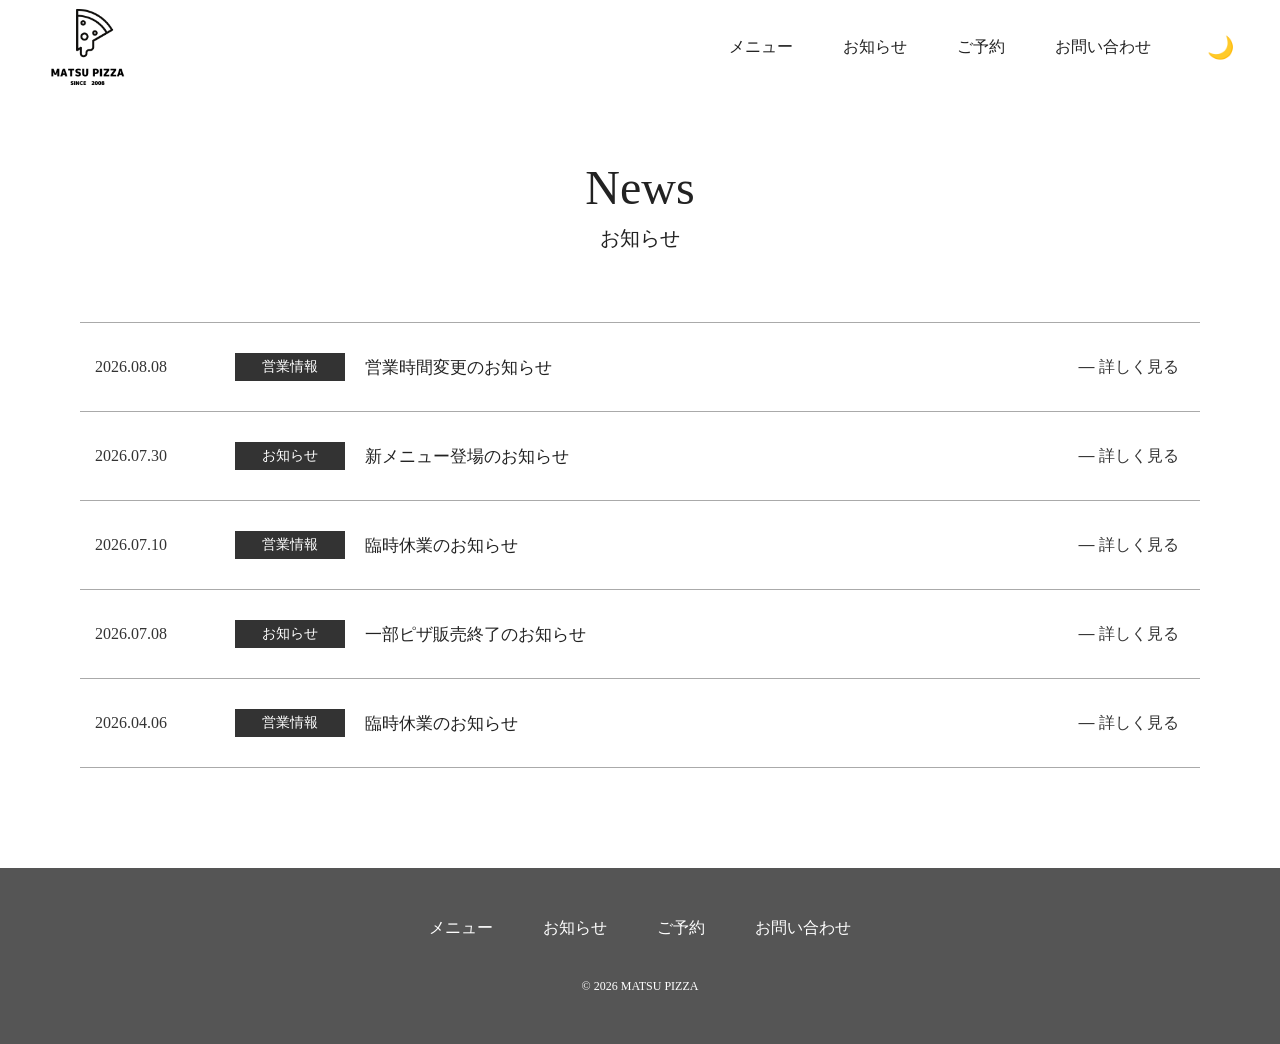
<file: osirase.html>
<!DOCTYPE html>
<html lang="ja">
<head>
  <meta charset="UTF-8">
  <meta name="viewport" content="width=device-width, initial-scale=1.0">
  <title>MatsuPizza</title>
  <link rel="stylesheet" href="css/reset.css">
  <link rel="stylesheet" href="css/style.css">
  <script src="script.js" defer></script>
</head>
<body>
  <header>
    <h1>
      <a href="index.html" class="logo">
        <img src="img/logo001.png" alt="まつピザのロゴ">
      </a> 
    </h1>
    <nav>
      <ul>
        <li><a href="menu.html">メニュー</a></li>
        <li><a href="osirase.html">お知らせ</a></li>
        <li><a href="yoyaku.html">ご予約</a></li>
        <li><a href="toiawase.html">お問い合わせ</a></li>
        <li>
          <button id="dark-mode-button" class="dark-mode-button">🌙</button>
        </li>
      </ul>
    </nav>
  </header>

  <main class="news-main fade-up">
    <div class="news-heading">
      <h1 class="section-title">News</h1>
      <p class="section-subtitle">お知らせ</p>
    </div>
    <div id="news-list" class="news-list"></div>
  </main>

  <footer>
    <div class="footer-content">
      <nav>
        <ul>
          <li><a href="menu.html">メニュー</a></li>
          <li><a href="osirase.html">お知らせ</a></li>
          <li><a href="yoyaku.html">ご予約</a></li>
          <li><a href="toiawase.html">お問い合わせ</a></li>
        </ul>
      </nav>
    </div>
    <p class="copyright">&copy; 2026 MATSU PIZZA</p>
  </footer>
</body>
</html>
</file>
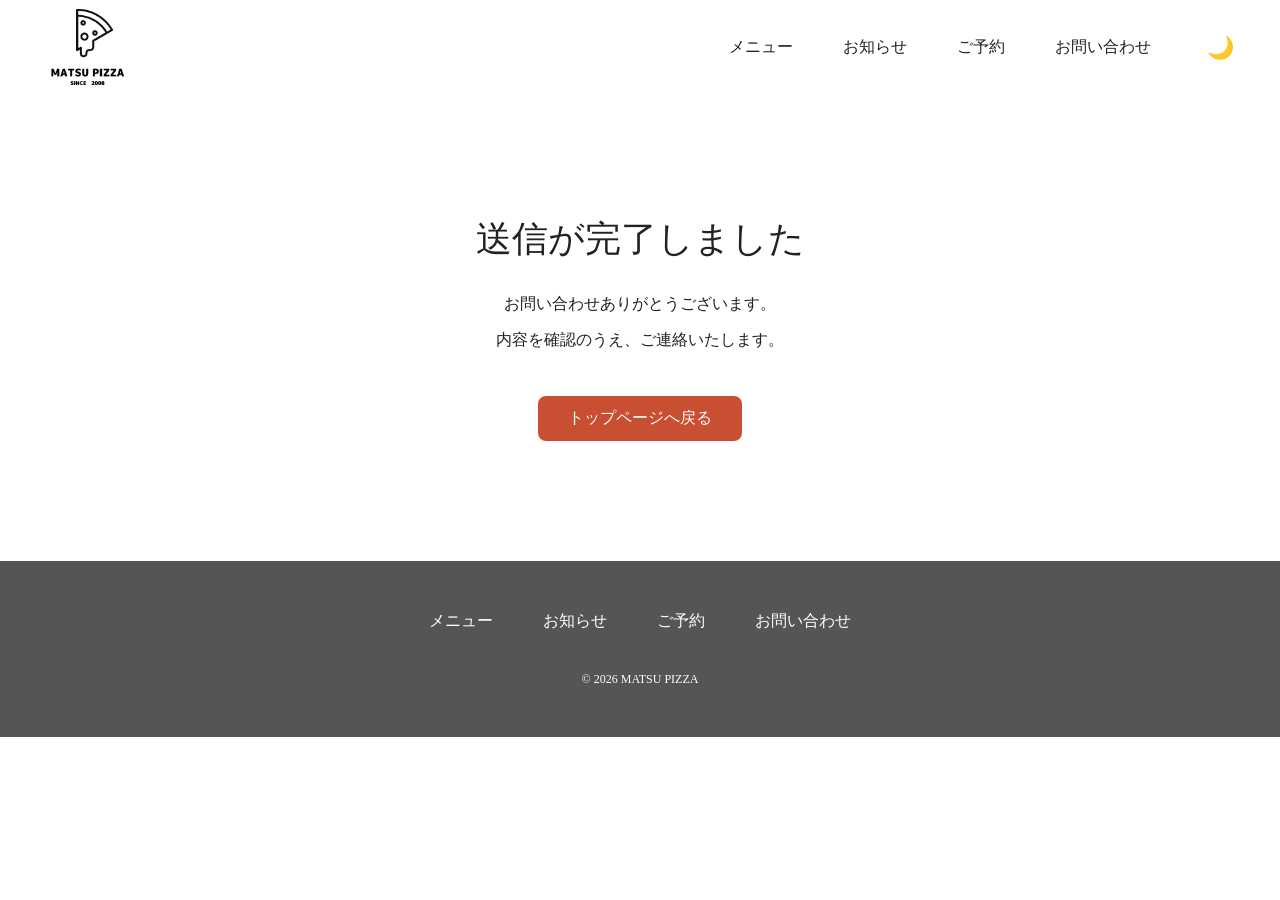
<file: toiawase-thanks.html>
<!DOCTYPE html>
<html lang="ja">
<head>
  <meta charset="UTF-8">
  <meta name="viewport" content="width=device-width, initial-scale=1.0">
  <title>MatsuPizza</title>
  <link rel="stylesheet" href="css/reset.css">
  <link rel="stylesheet" href="css/style.css">
  <script src="script.js" defer></script>
</head>
<body>
  <header>
    <h1>
      <a href="index.html" class="logo">
        <img src="img/logo001.png" alt="まつピザのロゴ">
      </a> 
    </h1>
    <nav>
      <ul>
        <li><a href="menu.html">メニュー</a></li>
        <li><a href="osirase.html">お知らせ</a></li>
        <li><a href="yoyaku.html">ご予約</a></li>
        <li><a href="toiawase.html">お問い合わせ</a></li>
        <li>
          <button id="dark-mode-button" class="dark-mode-button">🌙</button>
        </li>
      </ul>
    </nav>
  </header>

  <main class="thanks-main">
    <h2>送信が完了しました</h2>
    <p>お問い合わせありがとうございます。</p>
    <p>内容を確認のうえ、ご連絡いたします。</p>
    <a href="index.html">トップページへ戻る</a>
  </main>

  <footer>
    <div class="footer-content">
      <nav>
        <ul>
          <li><a href="menu.html">メニュー</a></li>
          <li><a href="osirase.html">お知らせ</a></li>
          <li><a href="yoyaku.html">ご予約</a></li>
          <li><a href="toiawase.html">お問い合わせ</a></li>
        </ul>
      </nav>
    </div>
    <p class="copyright">&copy; 2026 MATSU PIZZA</p>
  </footer>
</body>
</html>
</file>
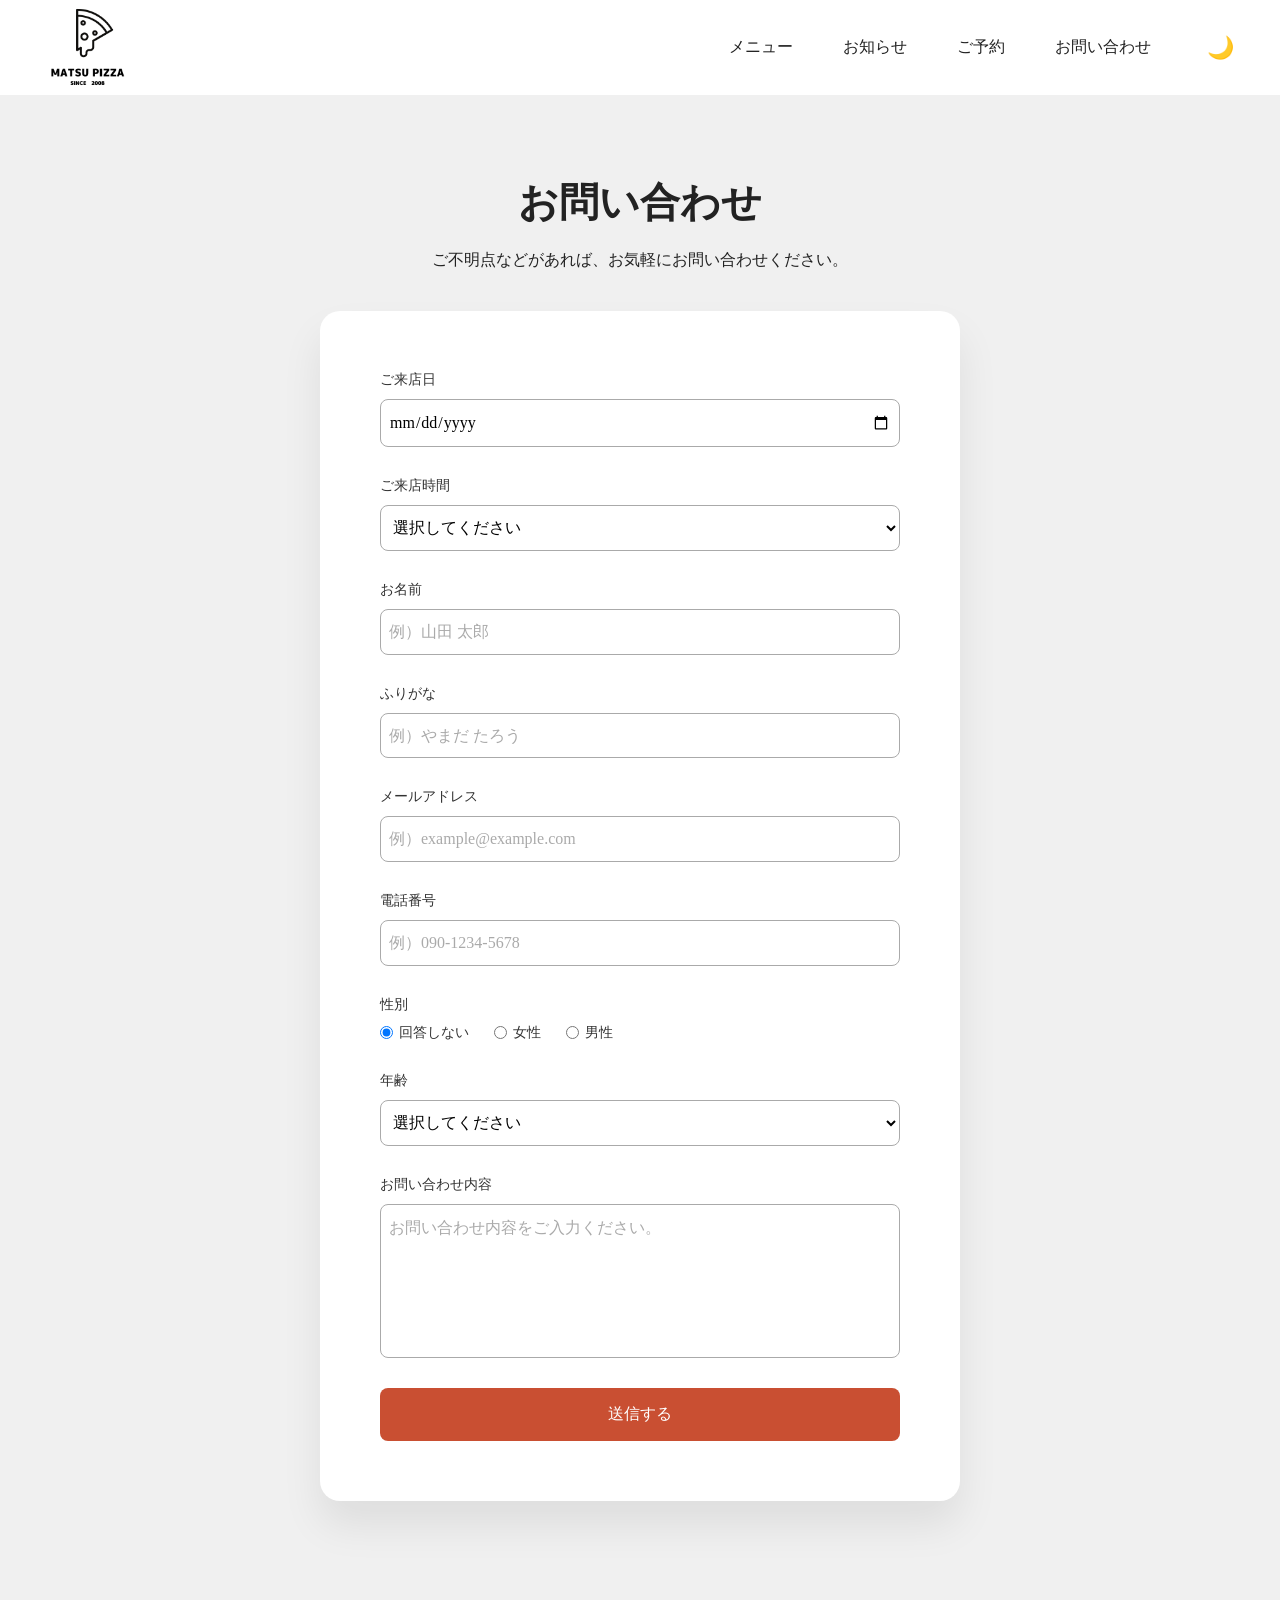
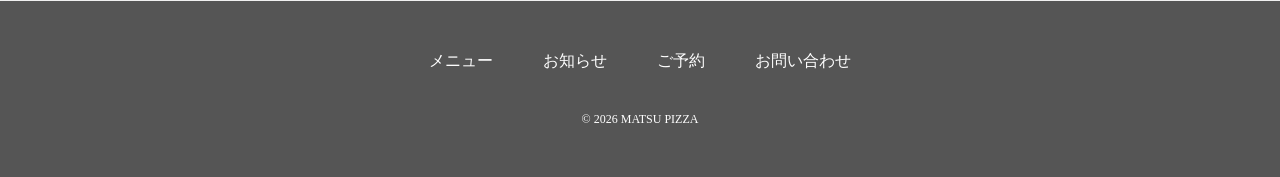
<file: toiawase.html>
<!DOCTYPE html>
<html lang="ja">
<head>
  <meta charset="UTF-8">
  <meta name="viewport" content="width=device-width, initial-scale=1.0">
  <title>MatsuPizza</title>
  <link rel="stylesheet" href="css/reset.css">
  <link rel="stylesheet" href="css/style.css">
  <script src="script.js" defer></script>
</head>
<body>
  <header>
    <h1>
      <a href="index.html" class="logo">
        <img src="img/logo001.png" alt="まつピザのロゴ">
      </a> 
    </h1>
    <nav>
      <ul>
        <li><a href="menu.html">メニュー</a></li>
        <li><a href="osirase.html">お知らせ</a></li>
        <li><a href="yoyaku.html">ご予約</a></li>
        <li><a href="toiawase.html">お問い合わせ</a></li>
        <li>
          <button id="dark-mode-button" class="dark-mode-button">🌙</button>
        </li>
      </ul>
    </nav>
  </header>

  <main class="lower-main">
    <div class="page-heading">
      <h2>お問い合わせ</h2>
      <p >ご不明点などがあれば、お気軽にお問い合わせください。</p>
    </div>
    <form class="form-box" action="https://api.staticforms.dev/submit" method="post">
      <input type="hidden" name="accessKey" value="sf_b2d466307fc4be7ffbe25001">
      <input type="hidden" name="redirectTo" value="https://komatsumura.github.io/MatsuPizza/toiawase-thanks.html">
      <div class="form-item">
        <label for="visit-date">ご来店日</label>
        <input type="date" id="visit-date" name="visit_date" required>
      </div>
      <div class="form-item">
        <label for="visit-time">ご来店時間</label>
        <select id="visit-time" name="visit_time" required>
          <option value="">選択してください</option>
          <option value="11:00">11時</option>
          <option value="12:00">12時</option>
          <option value="13:00">13時</option>
          <option value="14:00">14時</option>
          <option value="15:00">15時</option>
          <option value="16:00">16時</option>
          <option value="17:00">17時</option>
          <option value="18:00">18時</option>
          <option value="19:00">19時</option>
          <option value="20:00">20時</option>
          <option value="21:00">21時</option>
        </select>
      </div>
      <div class="form-item">
        <label for="name">お名前</label>
        <input type="text" id="name" name="name" placeholder="例）山田 太郎" required>
      </div>
      <div class="form-item">
        <label for="kana">ふりがな</label>
        <input type="text" id="kana" name="kana" placeholder="例）やまだ たろう" required>
      </div>
      <div class="form-item">
        <label for="email">メールアドレス</label>
        <input type="email" id="email" name="email" placeholder="例）example@example.com" required>
      </div>
      <div class="form-item">
        <label for="tel">電話番号</label>
        <input type="tel" id="tel" name="phone" placeholder="例）090-1234-5678" required>
      </div>
      <div class="form-item">
        <label>性別</label>
        <div class="radio-group">
          <label>
            <input type="radio" name="gender" value="回答しない" checked>回答しない
          </label>
          <label>
            <input type="radio" name="gender" value="女性">女性
          </label>
          <label>
            <input type="radio" name="gender" value="男性">男性
          </label>
        </div>
      </div>
      <div class="form-item">
        <label for="age">年齢</label>
        <select id="age" name="age" required>
          <option value="">選択してください</option>
          <option value="10代">10代</option>
          <option value="20代">20代</option>
          <option value="30代">30代</option>
          <option value="40代">40代</option>
          <option value="50代">50代</option>
          <option value="60歳以上">60歳以上</option>
        </select>
      </div>
      <div class="form-item">
        <label for="message">お問い合わせ内容</label>
        <textarea id="message" name="message" rows="7" placeholder="お問い合わせ内容をご入力ください。" required></textarea>
      </div>
      <div class="form-item">
        <button type="submit">送信する</button>
      </div>
    </form>
  </main>

  <footer>
    <div class="footer-content">
      <nav>
        <ul>
          <li><a href="menu.html">メニュー</a></li>
          <li><a href="osirase.html">お知らせ</a></li>
          <li><a href="yoyaku.html">ご予約</a></li>
          <li><a href="toiawase.html">お問い合わせ</a></li>
        </ul>
      </nav>
    </div>
    <p class="copyright">&copy; 2026 MATSU PIZZA</p>
  </footer>
</body>
</html>
</file>
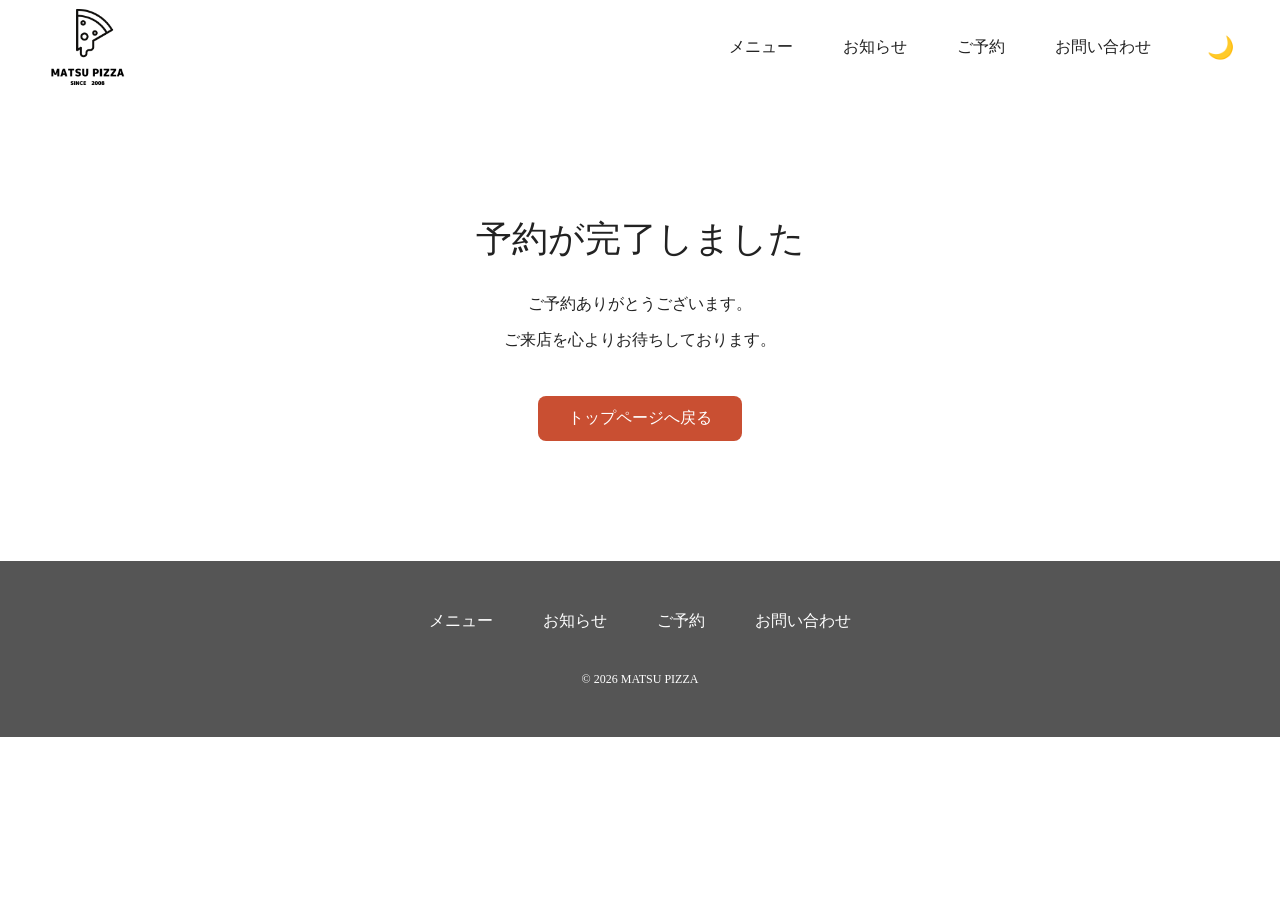
<file: yoyaku-thanks.html>
<!DOCTYPE html>
<html lang="ja">
<head>
  <meta charset="UTF-8">
  <meta name="viewport" content="width=device-width, initial-scale=1.0">
  <title>MatsuPizza</title>
  <link rel="stylesheet" href="css/reset.css">
  <link rel="stylesheet" href="css/style.css">
  <script src="script.js" defer></script>
</head>
<body>
  <header>
    <h1>
      <a href="index.html" class="logo">
        <img src="img/logo001.png" alt="まつピザのロゴ">
      </a> 
    </h1>
    <nav>
      <ul>
        <li><a href="menu.html">メニュー</a></li>
        <li><a href="osirase.html">お知らせ</a></li>
        <li><a href="yoyaku.html">ご予約</a></li>
        <li><a href="toiawase.html">お問い合わせ</a></li>
        <li>
          <button id="dark-mode-button" class="dark-mode-button">🌙</button>
        </li>
      </ul>
    </nav>
  </header>

  <main class="thanks-main">
    <h2>予約が完了しました</h2>
    <p>ご予約ありがとうございます。</p>
    <p>ご来店を心よりお待ちしております。</p>
    <a href="index.html">トップページへ戻る</a>
  </main>

  <footer>
    <div class="footer-content">
      <nav>
        <ul>
          <li><a href="menu.html">メニュー</a></li>
          <li><a href="osirase.html">お知らせ</a></li>
          <li><a href="yoyaku.html">ご予約</a></li>
          <li><a href="toiawase.html">お問い合わせ</a></li>
        </ul>
      </nav>
    </div>
    <p class="copyright">&copy; 2026 MATSU PIZZA</p>
  </footer>
</body>
</html>
</file>
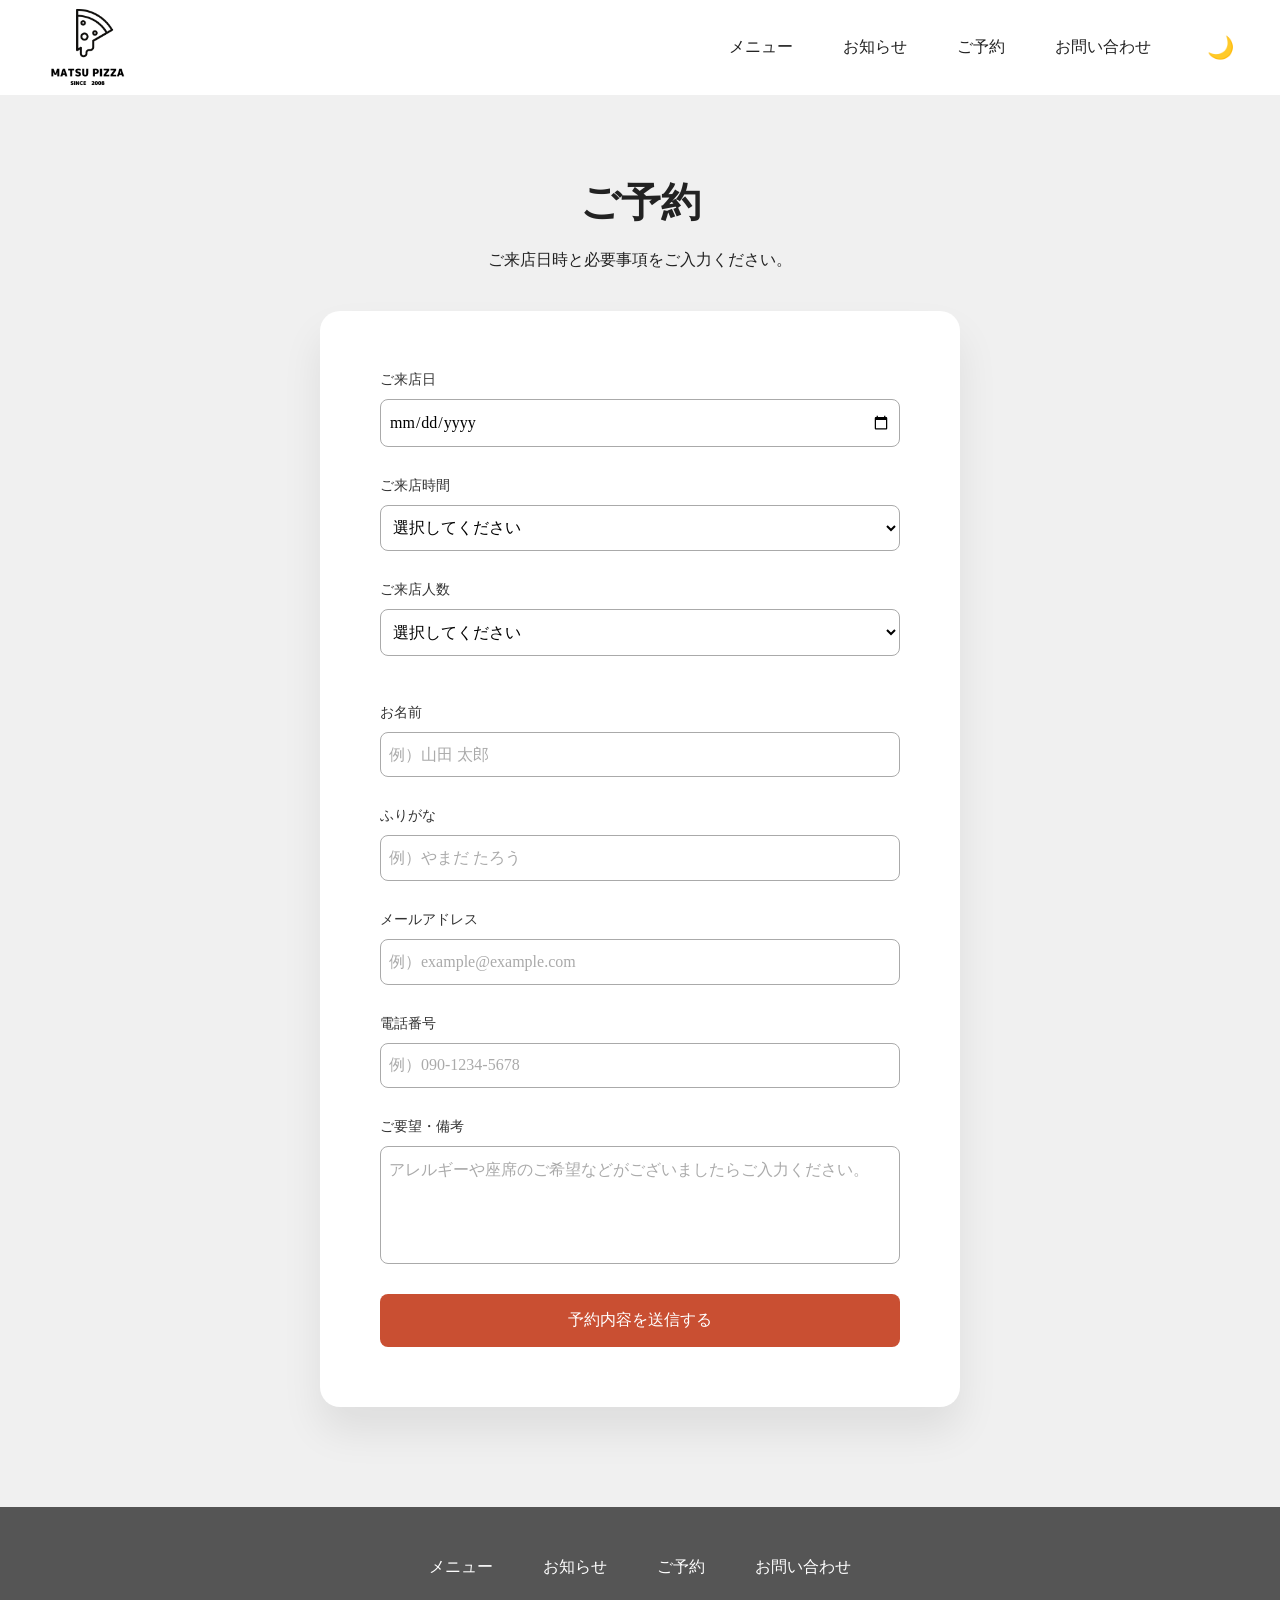
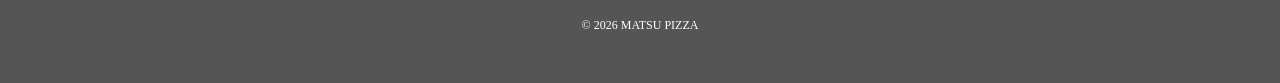
<file: yoyaku.html>
<!DOCTYPE html>
<html lang="ja">
<head>
  <meta charset="UTF-8">
  <meta name="viewport" content="width=device-width, initial-scale=1.0">
  <title>MatsuPizza</title>
  <link rel="stylesheet" href="css/reset.css">
  <link rel="stylesheet" href="css/style.css">
  <script src="script.js" defer></script>
</head>
<body>
  <header>
    <h1>
      <a href="index.html" class="logo">
        <img src="img/logo001.png" alt="まつピザのロゴ">
      </a> 
    </h1>
    <nav>
      <ul>
        <li><a href="menu.html">メニュー</a></li>
        <li><a href="osirase.html">お知らせ</a></li>
        <li><a href="yoyaku.html">ご予約</a></li>
        <li><a href="toiawase.html">お問い合わせ</a></li>
        <li>
          <button id="dark-mode-button" class="dark-mode-button">🌙</button>
        </li>
      </ul>
    </nav>
  </header>

  <main class="lower-main">
    <div class="page-heading">
      <h2>ご予約</h2>
      <p>ご来店日時と必要事項をご入力ください。</p>
    </div>
    <form class="form-box" action="https://api.staticforms.dev/submit" method="post">
      <input type="hidden" name="accessKey" value="sf_b2d466307fc4be7ffbe25001">
      <input type="hidden" name="redirectTo" value="https://komatsumura.github.io/MatsuPizza/yoyaku-thanks.html">
      <div class="form-item">
        <label for="visit-date">ご来店日</label>
        <input type="date" id="visit-date" name="visit_date" required>
      </div>
      <div class="form-item">
        <label for="visit-time">ご来店時間</label>
        <select id="visit-time" name="visit_time" required>
          <option value="">選択してください</option>
          <option value="11:00">11時</option>
          <option value="12:00">12時</option>
          <option value="13:00">13時</option>
          <option value="14:00">14時</option>
          <option value="15:00">15時</option>
          <option value="16:00">16時</option>
          <option value="17:00">17時</option>
          <option value="18:00">18時</option>
          <option value="19:00">19時</option>
          <option value="20:00">20時</option>
        </select>
      </div>
      <div class="form-item">
        <label for="people">ご来店人数</label>
        <select id="people" name="people" required>
          <option value="">選択してください</option>
          <option value="1名">1名</option>
          <option value="2名">2名</option>
          <option value="3名">3名</option>
          <option value="4名">4名</option>
          <option value="5名">5名</option>
          <option value="6名">6名</option>
          <option value="7名">7名</option>
          <option value="8名">8名</option>
        </select>
        <p id="people-message"></p>
      </div>
      <div class="form-item">
        <label for="name">お名前</label>
        <input type="text" id="name" name="name" placeholder="例）山田 太郎" required>
      </div>
      <div class="form-item">
        <label for="kana">ふりがな</label>
        <input type="text" id="kana" name="kana" placeholder="例）やまだ たろう" required>
      </div>
      <div class="form-item">
        <label for="email">メールアドレス</label>
        <input type="email" id="email" name="email" placeholder="例）example@example.com" required>
      </div>
      <div class="form-item">
        <label for="tel">電話番号</label>
        <input type="tel" id="tel" name="phone" placeholder="例）090-1234-5678" required>
      </div>
      <div class="form-item">
        <label for="message">ご要望・備考</label>
        <textarea id="message" name="message" rows="5" placeholder="アレルギーや座席のご希望などがございましたらご入力ください。"></textarea>
      </div>
      <div class="form-item">
        <button type="submit">予約内容を送信する</button>
      </div>
    </form>
  </main>

  <footer>
    <div class="footer-content">
      <nav>
        <ul>
          <li><a href="menu.html">メニュー</a></li>
          <li><a href="osirase.html">お知らせ</a></li>
          <li><a href="yoyaku.html">ご予約</a></li>
          <li><a href="toiawase.html">お問い合わせ</a></li>
        </ul>
      </nav>
    </div>
    <p class="copyright">&copy; 2026 MATSU PIZZA</p>
  </footer>
</body>
</html>
</file>
<file: css/style.css>
@charset "utf-8";
header{
  padding: 10px 40px;
  height: 95px;
  display: flex;
  align-items: center;
  justify-content: space-between;
  position: fixed;
  top: 0;
  left: 0;
  width: 100%;
  background: #fff;
  backdrop-filter: blur(8px);
  z-index: 1000;
  box-sizing: border-box;
  h1{
    margin: 0;
    padding: 0;
  }
  .logo{
    display: block;
    img{
      display: block;
      width: auto;
      height: 95px;
    }
  }
  nav{
    ul{
      display: flex;
      align-items: center;
      gap: 50px;
    }
    a{
      font-family: "Yu Mincho", "Hiragino Mincho ProN", "MS PMincho", serif;
      font-size: 16px;
      font-weight: 400;
      &:hover{
        opacity: 0.6;
      }
    }
  }
}

.hero{
  color: #fff;
  text-align: center;
  height: 640px;
  background-image: linear-gradient(rgb(0 0 0 / 0.4),  rgb(0 0 0 / 0.4)), url(../img/haikei01.jpg);
  background-size: cover;
  background-repeat: no-repeat;
  background-position: center;
  display: flex;
  flex-direction: column;
  align-items: center;
  justify-content: center;
  position: relative;
  margin-top:95px;
  h2{
    font-size: 48px;
    font-weight: 700;
  }
  p{
    font-size: 20px;
    font-weight: 400;
    margin-top: 20px;
  }
}

.company-section {
  max-width: 1000px;
  margin: 60px auto; 
  padding: 0 20px;
  text-align: center;
}

.company-container {
  display: flex;
  justify-content: center; 
  align-items: center;     
  gap: 50px;               
  flex-wrap: wrap;        
}

.hospitality-box {
  flex: 1;
  width: 100%;             
  max-width: 450px;        
  height: 350px;           
  background-image: url('../img/saido01.jpg'); 
  background-size: cover;     
  background-position: center; 
  position: relative;         
  display: flex;
  justify-content: center;
  align-items: center;
}

.hospitality-content {
  background-color: rgba(255, 255, 255, 0.85); 
  padding: 30px 40px;
  border: 1px solid #ccc;
  display: flex;
  flex-direction: column;
  align-items: center;
}

.eng-text {
  font-size: 2rem;
  font-family: 'Georgia', serif;
  color: #333;
  margin-bottom: 5px;
}

.jp-text {
  font-size: 1.1rem;
  color: #333;
  letter-spacing: 0.1em; 
  font-family: "Yu Mincho", "Hiragino Mincho ProN", "MS PMincho", serif;
}

.message-box {
  flex: 1;
  min-width: 300px;
  text-align: left; 
  line-height: 2;   
  color: #333;
  font-size: 1rem;
}

.message-box p {
  margin-bottom: 15px; 
}

.pizza-section {
  background-color: #ffffff;
  max-width: 1000px; 
  margin: 60px auto; 
  padding: 0 40px;   
  text-align: center;
  font-family: sans-serif;
}

.section-title {
  font-size: 48px;
  font-family: "Yu Mincho", "Hiragino Mincho ProN", serif;
  font-weight: normal;
  margin-bottom: 10px;
  text-align: center;
}

.section-subtitle {
  font-size: 20px;
  font-family: "Yu Mincho", "Hiragino Mincho ProN", serif;
  text-align: center;
  margin-bottom: 60px;
}

.pizza-container {
  display: flex;
  justify-content: center; 
  align-items: center;     
  gap: 50px;              
  flex-wrap: wrap-reverse; 
}

.pizza-message {
  flex: 1.2;        
  min-width: 300px;
  text-align: left; 
}

.company-features {
  list-style: none; 
  padding: 0;
  margin: 0;
}

.company-features li {
  display: flex;    
  align-items: flex-start;
  margin-bottom: 20px; 
}

.company-features .num {
  font-weight: bold;
  color: #333;     
  margin-right: 8px;   
  flex-shrink: 0;      
  font-size: 1.05rem;
}

.company-features p {
  margin: 0;
  line-height: 1.7;    
  font-size: 1.05rem;
  color: #333;
}

.pizza-photo {
  flex: 1;
  width: 100%;             
  max-width: 450px; 
  height: 350px;    
  background-image: url('../img/haikei1.jpg'); 
  background-size: cover;      
  background-position: center;  
  border: 1px solid #aaa; 
}

.shop-section {
  background-color: #f0f0f0; 
  padding: 60px 0;
  font-family: sans-serif;
}

.shop-container {
  max-width: 1000px; 
  margin: 0 auto;   
  padding: 0 40px;  
  text-align: left;  
}

.shop-name {
  font-size: 1.6rem;
  margin-top: 40px;
  margin-bottom: 5px;
  color: #333;
}

.shop-name-kana {
  font-size: 0.9rem;
  font-family: "Yu Mincho", "Hiragino Mincho ProN", "MS PMincho", serif;
  color: #333;
  margin-bottom: 30px;
}

.shop-sub-title {
  font-size: 1.2rem;
  margin-bottom: 15px;
  color: #333;
  border-bottom: 1px solid #aaa;
  padding-bottom: 8px;
}

.info-table {
  width: 100%;
  border-collapse: collapse; 
  margin-top: 10px;
}

.info-table tr {
  border-bottom: 1px solid #aaa; 
}

.info-table th {
  width: 20%;          
  text-align: left;    
  padding: 15px 10px;  
  vertical-align: top; 
  color: #333;
  font-weight: normal; 
}

.info-table td {
  width: 80%;          
  padding: 15px 10px;  
  vertical-align: top; 
  line-height: 1.7;    
  color: #333;
}

.style-measures {
  margin-top: 50px; 
}

.info-table td strong {
  color: #333;
  font-weight: bold;
}

footer{
  color: #ffffff;
  background-color: #555555;
  padding: 50px 20px;
  display: grid;
  justify-items: center;
  gap: 40px;
  
  ul{
    display: flex;
    justify-content: center;
    gap: 50px;
    a{
      font-size: 16px;
      font-family: "Yu Mincho", "Hiragino Mincho ProN", "MS PMincho", serif;
    }
    a:hover {
      text-decoration: underline; 
    }
  }
  .copyright{
    font-size: 12px;

  }
}

.fade-up{
  opacity:0;
  transform:translateY(60px);
  transition:1s;
}

.fade-up.show{
  opacity:1;
  transform:translateY(0);
}

/*メニュー部分*/

.menu-section{
    width:1000px;
    margin: 140px auto 80px;
}

.menu-buttons{
    display:flex;
    gap:20px;
    margin-bottom:40px;
}

.menu-buttons button{
    padding:10px 25px;
    border:none;
    background:#D96B43;
    color:#fff;
    cursor:pointer;
    font-size:18px;
    border-radius:5px;
}

.menu-buttons button.active{
    background:#A83F28;
}

.menu-category{
    margin-bottom:60px;
}

.menu-category h3{
    font-size:30px;
    margin-bottom:25px;
}

.menu-items{
    display:grid;
    grid-template-columns:repeat(3,1fr);
    gap:30px;
}

.menu-card{
    border:1px solid #aaa;
    padding:20px;
    text-align:center;
    border-radius:10px;
}

.menu-card img{
    width:100%;
    height:180px;
    object-fit:cover;
    border-radius:8px;
}

.menu-card h4{
    margin:15px 0 10px;
    font-size:20px;
}

.menu-card p{
    color:#333;
}
/*問い合わせ・予約の部分*/

.lower-main{
  margin-top: 95px;
  padding: 80px 0 100px;
  background-color: #f0f0f0;
}

.page-heading{
  text-align: center;
  display: grid;
  justify-items: center;
  gap: 20px;
  margin: 0 0 40px;
  font-family: "Yu Mincho", "Hiragino Mincho ProN", "MS PMincho", serif;
  h2{
    font-size: 40px;
    font-weight: 700;
  }
}

.form-box{
  max-width: 640px;
  margin: 0 auto;
  border-radius: 20px;
  padding:60px;
  background-color: #fff;
  box-shadow: 0px 24px 40px rgb(0 0 0 / 0.08);
}

.form-item{
  display: grid;
  gap: 10px;
  label{
    font-size: 14px;
    color: #333;
  }
  + .form-item{
    margin-top: 30px;
  }
  input,
  textarea{
    border: 1px solid #aaa;
    padding: 0.8em 0.5em;
    border-radius: 8px;
    &::placeholder{
      color: #aaa;
    }
  }
  textarea{
    resize: none;
  }
  button{
    font-size: 16px;
    display: inline-block;
    color: #fff;
    background-color: #C94F32;
    border: none;
    padding: 1em 2em;
    border-radius: 8px;
    &:hover{
      background-color: #A83F28;
      text-decoration: underline;
    }
  }
}

.radio-group {
  display: flex;
  gap: 25px;
  align-items: center;
}

.radio-group label {
  display: flex;
  align-items: center;
  gap: 6px;
  cursor: pointer;
}

.form-item select {
  width: 100%;
  border: 1px solid #aaa;
  padding: 0.8em 0.5em;
  border-radius: 8px;
  background-color: #fff;
  font-size: 16px;
}

#people-message {
  font-size: 14px;
  color: #C94F32;
  margin-top: 8px;
}

/*送信完了部分*/

.thanks-main {
  margin-top: 95px;
  padding: 120px 20px;
  text-align: center;
}

.thanks-main h2 {
  font-size: 36px;
  margin-bottom: 30px;
}

.thanks-main p {
  margin-bottom: 15px;
}

.thanks-main a {
  display: inline-block;
  margin-top: 30px;
  padding: 12px 30px;
  background-color: #C94F32;
  color: #fff;
  border-radius: 8px;
}

/*お知らせ部分*/

.news-main {
  max-width: 1200px;
  margin: 0 auto;
  padding: 160px 40px 100px;
}

.news-heading {
  text-align: center;
  margin-bottom: 70px;
}

.news-list {
  border-top: 1px solid #aaa;
}

.news-date {
  color: #333;
}

.news-category {
  background-color: #333;
  color: #fff;
  padding: 5px 10px;
  text-align: center;
  font-size: 14px;
}

.news-title {
  font-size: 17px;
}

.news-item-wrap {
  border-bottom: 1px solid #aaa;
}

.news-item {
  display: grid;
  grid-template-columns: 120px 110px 1fr 140px;
  align-items: center;
  gap: 20px;
  padding: 30px 15px;
}

.news-button {
  border: none;
  background: none;
  font-size: 16px;
  cursor: pointer;
  text-align: right;
  color: #333;
}

.news-button:hover {
  opacity: 0.6;
}

.news-detail {
  display: none;
  padding: 0 30px 30px 260px;
  line-height: 1.8;
  color: #333;
}

.news-detail.show {
  display: block;
} 

body {
  transition: 0.5s;
}

.dark-mode-button {
  border: none;
  background: none;
  font-size: 22px;
  cursor: pointer;
}

/* ダークモード */

body.dark-theme {
  background-color: #222;
  color: #eee;
}

body.dark-theme header,
body.dark-theme .company-section,
body.dark-theme .pizza-section,
body.dark-theme .shop-section,
body.dark-theme .lower-main,
body.dark-theme .news-main {
  background-color: #222;
}

body.dark-theme .section-title,
body.dark-theme .section-subtitle,
body.dark-theme .message-box,
body.dark-theme .pizza-message,
body.dark-theme .company-features .num,
body.dark-theme .company-features p,
body.dark-theme .news-title,
body.dark-theme .news-date,
body.dark-theme .news-button,
body.dark-theme .news-detail,
body.dark-theme header a,
body.dark-theme .shop-name,
body.dark-theme .shop-name-kana,
body.dark-theme .shop-sub-title,
body.dark-theme .info-table th,
body.dark-theme .info-table td,
body.dark-theme .menu-card p,
body.dark-theme .form-item label,
body.dark-theme .radio-group label {
  color: #eee;
}

body.dark-theme .form-box {
  background-color: #333;
  color: #eee;
}

body.dark-theme .form-item input,
body.dark-theme .form-item select,
body.dark-theme .form-item textarea {
  background-color: #444;
  color: #eee;
  border-color: #777;
}
</file>
